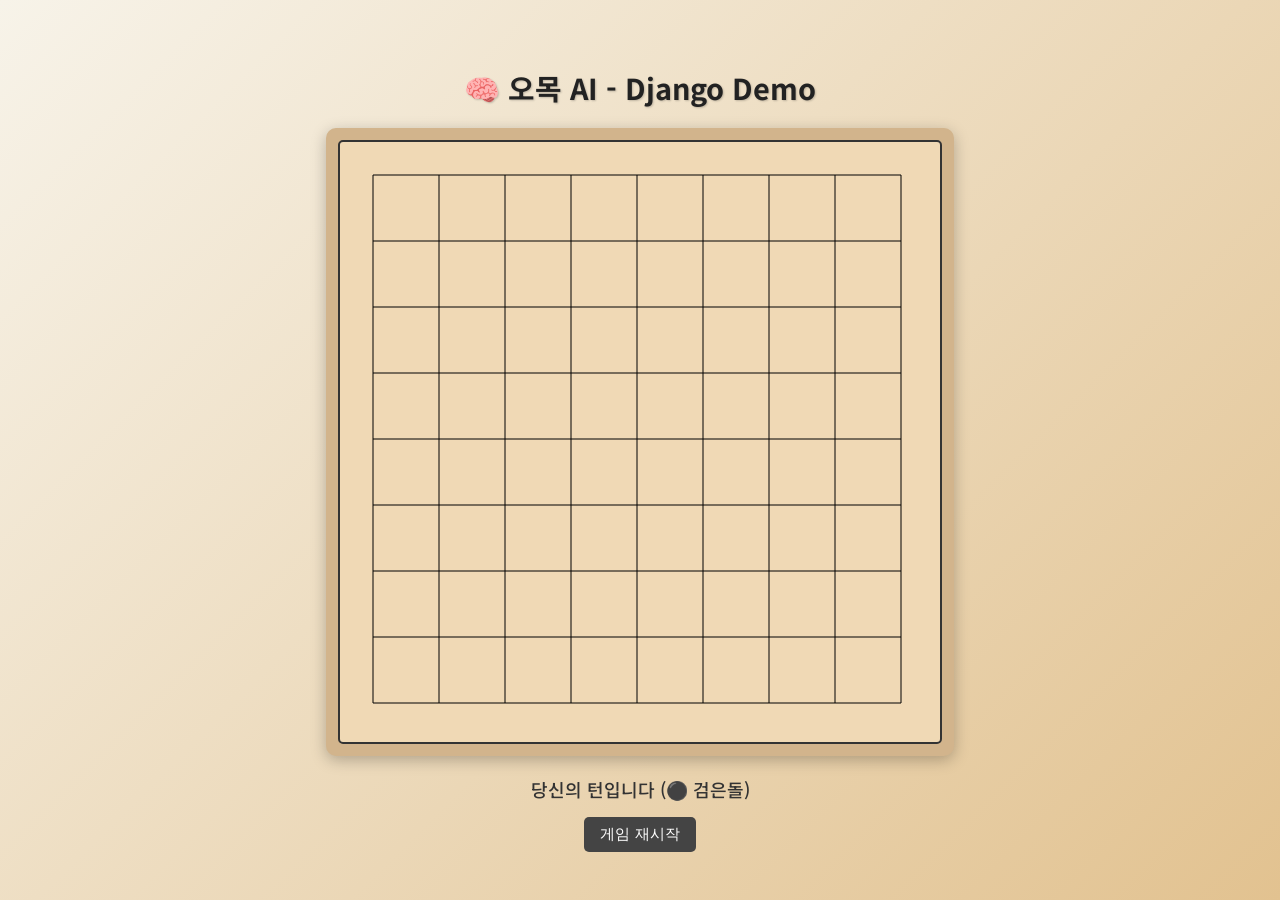
<file: index.html>
<!doctype html>
<html lang="ko">
<head>
    <meta charset="utf-8">
    <meta name="viewport" content="width=device-width,initial-scale=1">
    <title>Omok AI (Django)</title>
    <link rel="stylesheet" href="/static/css/style.css">
</head>
<body>
    <h1>🧠 오목 AI - Django Demo</h1>
    <div id="board-wrap">
        <canvas id="board" width="600" height="600"></canvas>
    </div>
    <div id="info">당신의 턴입니다 (⚫ 검은돌)</div>
    <div id="buttons">
        <button id="reset-btn">게임 재시작</button>
    </div>
    <script src="/static/js/app.js"></script>
</body>
</html>
</file>
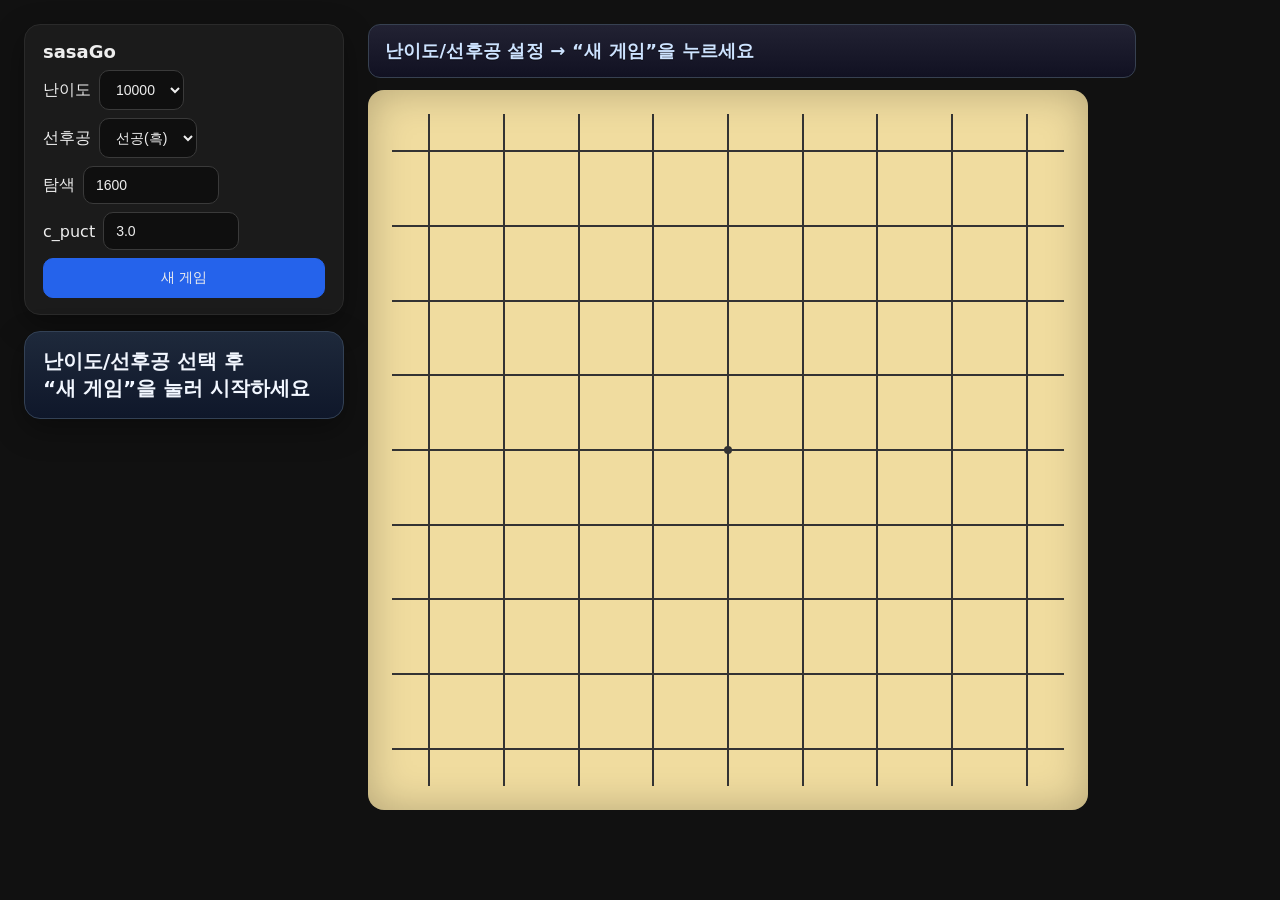
<file: static/index.html>
<!doctype html>
<html lang="ko">
<head>
<meta charset="utf-8" />
<meta name="viewport" content="width=device-width,initial-scale=1" />
<title>sasaGo</title>
<style>
  :root {
    --size: 720px;        /* 보드 한 변 */
    --pad: 24px;          /* 그리드 여백 */
    --grid: 9;            /* 9x9 */
    --bg: #f0dc9f;
    --line: #333;
    --black: #181818;
    --white: #f7f7f7;
    --last: #ff7800;
    --forbid: #b80000;
  }

  /* 페이지 레이아웃 */
  body {
    font-family: system-ui, "Apple SD Gothic Neo", "Noto Sans KR", sans-serif;
    background:#111; color:#eee; min-height:100vh; margin:0;
    display:flex; align-items:flex-start; justify-content:center;
  }
  .wrap {
    display: grid;
    grid-template-columns: 320px auto;  /* 좌: 사이드바, 우: 보드 */
    gap: 24px; align-items: start; padding: 24px; width: 100%; max-width: 1280px;
  }
  .sidebar .card, .stage .card {
    background:#1b1b1b; border:1px solid #2a2a2a; border-radius:16px;
    box-shadow:0 10px 30px rgba(0,0,0,.35);
    padding:16px 18px; margin-bottom:16px;
  }
  .sidebar h1 { font-size:18px; margin:0 0 8px 0; }
  .row { display:flex; gap:8px; align-items:center; margin-top:8px; flex-wrap: wrap; }
  input, select, button {
    background:#0f0f0f; color:#eee; border:1px solid #3a3a3a; border-radius:10px; padding:10px 12px; font-size:14px;
  }
  button.primary { background:#2563eb; border-color:#2563eb; }
  .stage { width: calc(var(--size) + var(--pad)*2); }

  /* 상단 굵은 상태 배너 */
  .status.status--hero {
    font-size: 18px; font-weight: 800; letter-spacing: 0.2px;
    padding: 14px 16px; margin: 0 0 12px 0; border-radius: 12px;
    background: linear-gradient(180deg, #223 0%, #112 100%);
    color: #cde3ff; border: 1px solid #374151; text-shadow: 0 1px 0 rgba(0,0,0,.5);
  }

  /* 사이드 히어로 안내 카드 */
  .card.hero { background: linear-gradient(180deg, #1e293b 0%, #0f172a 100%); border: 1px solid #334155; }
  .card.hero #heroMsg { font-size: 20px; font-weight: 900; line-height: 1.35; color: #f2f7ff; }

  /* 보드 */
  .board { width: var(--size); height: var(--size); background: var(--bg); border-radius: 16px; position: relative; box-shadow: inset 0 0 40px rgba(0,0,0,.25); }
  .grid {
    position:absolute; inset: var(--pad); display:grid;
    grid-template-columns: repeat(calc(var(--grid)), 1fr);
    grid-template-rows: repeat(calc(var(--grid)), 1fr);
    z-index: 1; /* 선이 1층 */
  }
  .cell { position:relative; }
  .cell::before, .cell::after { content:""; position:absolute; background: var(--line); }
  .cell::before { height:2px; left:0; right:0; top:50%; transform: translateY(-50%); } /* 가로선 */
  .cell::after  { width:2px; top:0; bottom:0; left:50%; transform: translateX(-50%); } /* 세로선 */

  /* 별점/돌/금수 (레이어 및 클릭 방지) */
  .star  { position:absolute; width:8px; height:8px; background:var(--line); border-radius:50%; transform:translate(-50%,-50%); z-index: 2; pointer-events: none; }
  .stone, .forbid { position:absolute; transform: translate(-50%,-50%); z-index: 3; pointer-events: none; }

  .stone { width:26px; height:26px; border-radius:50%; border:2px solid rgba(0,0,0,.6); }
  .stone.black { background: var(--black); }
  .stone.white { background: var(--white); }
  .last { outline: 3px solid var(--last); outline-offset: 2px; }

  .forbid { width:24px; height:24px; }
  .forbid::before, .forbid::after{
    content:""; position:absolute; left:4px; right:4px; top:11px; height:2px; background:var(--forbid);
  }
  .forbid::before { transform: rotate(45deg); }
  .forbid::after  { transform: rotate(-45deg); }

  /* 반응형 (좁은 화면에서 한 열로) */
  @media (max-width: 980px){
    .wrap { grid-template-columns: 1fr; }
    .stage { width: 100%; }
    .board { width: 100%; height: auto; aspect-ratio: 1 / 1; }
  }
</style>
</head>
<body>
<div class="wrap">
  <!-- 사이드바: 난이도/선후공/탐색 설정 -->
  <aside class="sidebar">
    <div class="card">
      <h1>sasaGo</h1>
      <div class="row">
        <label>난이도</label>
        <select id="hard">
          <option>2500</option><option>5000</option><option>7500</option><option selected>10000</option>
          <option>12500</option><option>15000</option><option>17500</option><option>20000</option>
        </select>
      </div>
      <div class="row">
        <label>선후공</label>
        <select id="order">
          <!-- 값: 0=사람 흑(선공), 1=AI 흑(후공) -->
          <option value="0" selected>선공(흑)</option>
          <option value="1">후공(백)</option>
        </select>
      </div>
      <div class="row">
        <label>탐색</label>
        <input id="nplayout" type="number" value="1600" min="100" step="100" style="width:110px" />
      </div>
      <div class="row">
        <label>c_puct</label>
        <input id="cpuct" type="number" value="3.0" step="0.5" style="width:110px" />
      </div>
      <div class="row">
        <button class="primary" id="btnNew" style="width:100%">새 게임</button>
      </div>
    </div>

    <!-- 강조된 안내 메시지 -->
    <div class="card hero">
      <div id="heroMsg">난이도/선후공 선택 후<br>“새 게임”을 눌러 시작하세요</div>
    </div>
  </aside>

  <!-- 보드 영역 -->
  <main class="stage">
    <div class="status status--hero" id="status"><b>난이도/선후공 설정 → “새 게임”을 누르세요</b></div>
    <div class="board" id="board">
      <div class="grid" id="grid"></div>
    </div>
  </main>
</div>

<script>
  const boardEl   = document.getElementById('board');
  const gridEl    = document.getElementById('grid');
  const statusEl  = document.getElementById('status');
  const hardEl    = document.getElementById('hard');
  const orderEl   = document.getElementById('order');
  const nplayoutEl= document.getElementById('nplayout');
  const cpuctEl   = document.getElementById('cpuct');

  let state = null;   // 서버 상태
  let gridN = 9;      // 보드 크기(NxN)

  /* ===== 좌표계: 실측 기반 ===== */
  function measureGrid() {
    const boardRect = boardEl.getBoundingClientRect();
    const gridRect  = gridEl.getBoundingClientRect();

    // float step
    const stepXf = gridRect.width  / (gridN);
    const stepYf = gridRect.height / (gridN);

    // 정수 step으로 스냅 (화면 DPR/안티앨리어싱에 흔들리지 않도록)
    const stepX = Math.round(stepXf);
    const stepY = Math.round(stepYf);

    // 정수 step로 채웠을 때의 총 폭/높이
    const totalW = stepX * (gridN);
    const totalH = stepY * (gridN);

    // 그리드 상자 안에서 정수 격자를 "가운데 정렬" (여백 보정)
    const innerOffsetX = (gridRect.width  - totalW) / 2;
    const innerOffsetY = (gridRect.height - totalH) / 2;

    // 보드 좌상단 기준의 정수화된 원점(origin) = 첫 교차점 위치
    const x0 = (gridRect.left - boardRect.left) + innerOffsetX;
    const y0 = (gridRect.top  - boardRect.top)  + innerOffsetY;

    return { x0, y0, stepX, stepY };
  }

  function gridToPx(h, w) {
    const { x0, y0, stepX, stepY } = measureGrid();
    // 첫 교차점은 모서리에서 "반 칸" 안쪽(셀 중앙) 위치
    const originX = x0 + stepX / 2;
    const originY = y0 + stepY / 2;
    const x = originX + w * stepX;
    const y = originY + h * stepY;
    return { x: Math.round(x), y: Math.round(y) };
  }


  /* ===== 보드 렌더 ===== */
  function renderBoard(){
    // 그리드 셀 그리기
    gridEl.innerHTML = "";
    gridEl.style.setProperty('--grid', gridN);
    for(let i=0;i<gridN*gridN;i++){
      const cell = document.createElement('div');
      cell.className = 'cell';
      gridEl.appendChild(cell);
    }
    // 별점(9x9: 중앙 1, 15x15: 9개)
    drawStars();
  }

  function drawStars(){
    // 먼저 기존 별점 제거
    document.querySelectorAll('.star').forEach(n => n.remove());
    const stars = [];
    if(gridN === 9){
      stars.push([4,4]);
    } else if (gridN === 15){
      [[3,3],[3,7],[3,11],[7,3],[7,7],[7,11],[11,3],[11,7],[11,11]].forEach(p=>stars.push(p));
    }
    stars.forEach(([h,w])=>{
      const {x,y} = gridToPx(h,w);
      const pt = document.createElement('div');
      pt.className = 'star';
      pt.style.left = x+'px';
      pt.style.top  = y+'px';
      boardEl.appendChild(pt);
    });
  }

  function clearStones(){
    document.querySelectorAll('.stone, .forbid').forEach(n => n.remove());
  }

  function drawState(){
    if(!state) return;
    clearStones();

    // 돌
    Object.entries(state.stones).forEach(([move, player])=>{
      move = parseInt(move,10);
      const h = Math.floor(move / state.width);
      const w = move % state.width;
      const {x,y} = gridToPx(h,w);

      // 사람=1, AI=2  /  order=0: 사람흑, order=1: AI흑
      const humanIsBlack = (state.order === 0);
      const isHumanStone = (player === 1);
      const isBlack = humanIsBlack ? isHumanStone : !isHumanStone;

      const s = document.createElement('div');
      s.className = 'stone ' + (isBlack ? 'black' : 'white');
      s.style.left = x+'px';
      s.style.top  = y+'px';
      if (state.last_loc && state.last_loc[0] === h && state.last_loc[1] === w) {
        s.classList.add('last');
      }
      boardEl.appendChild(s);
    });

    // 금수(X) – 현재 차례가 흑일 때만 표시
    if(state.you_black && state.forbidden){
      state.forbidden.forEach(([h,w])=>{
        const {x,y} = gridToPx(h,w);
        const f = document.createElement('div');
        f.className = 'forbid';
        f.style.left = x+'px';
        f.style.top  = y+'px';
        boardEl.appendChild(f);
      });
    }

    // 상단 상태 문구
    const turnText = (state.current_player===1) ? '<b>당신의 차례</b> — 격자 교차점을 클릭하세요' : '<b>AI가 수를 두는 중…</b>';
    const colorText = (state.you_black?'(흑)':'(백)');
    statusEl.innerHTML = `${turnText} ${colorText}`;
  }

  /* ===== 서버 API ===== */
  async function apiNew(){
    const res = await fetch('/api/new', {
      method:'POST', headers:{'Content-Type':'application/json'},
      body: JSON.stringify({
        hard: parseInt(hardEl.value,10),
        order: parseInt(orderEl.value,10),
        n_playout: parseInt(nplayoutEl.value,10),
        c_puct: parseFloat(cpuctEl.value)
      })
    });
    const data = await res.json();
    state = data.state;
    gridN = state.width;
    document.documentElement.style.setProperty('--grid', gridN);

    renderBoard();
    drawState();

    // 히어로 안내 업데이트
    const hero = document.getElementById('heroMsg');
    if (hero) hero.innerHTML = '게임이 시작되었습니다!<br>즐겜하세요 🎉';

    // AI 선공이면 바로 AI 수
    if(state.current_player===2){
      statusEl.innerHTML = 'AI가 선공(흑)입니다. <b>AI가 수를 두는 중…</b>';
      await aiMove();
    }
  }

  async function humanMove(h,w){
    const res = await fetch('/api/human', {
      method:'POST', headers:{'Content-Type':'application/json'},
      body: JSON.stringify({h,w})
    });
    const data = await res.json();
    if(data.error){
      statusEl.innerHTML = `⛔ <b>${data.error}</b> — 다른 위치를 선택하세요`;
      return;
    }
    state = data.state;
    drawState();
    if(data.end){
      statusEl.innerHTML = (data.winner==='Tie')? '<b>무승부!</b> 좌측에서 “새 게임”으로 다시 시작' : `<b>종료! 승자: ${data.winner}</b>`;
      return;
    }
    await aiMove();
  }

  async function aiMove(){
    const res = await fetch('/api/ai', {method:'POST'});
    const data = await res.json();
    state = data.state;
    drawState();
    if(data.end){
      statusEl.innerHTML = (data.winner==='Tie')? '<b>무승부!</b> 좌측에서 “새 게임”으로 다시 시작' : `<b>종료! 승자: ${data.winner}</b>`;
    }
  }

  /* ===== 입력(클릭) 처리: 실측 스냅 + 히트박스 ===== */
  boardEl.addEventListener('click', (e) => {
    if (!state || state.current_player !== 1) return; // 사람 차례 아니면 무시

    const boardRect = boardEl.getBoundingClientRect();
    const { x0, y0, stepX, stepY } = measureGrid();

    // 보드 내부 좌표
    const x = e.clientX - boardRect.left;
    const y = e.clientY - boardRect.top;

    // 반 칸 기준의 원점
    const originX = x0 + stepX / 2;
    const originY = y0 + stepY / 2;

    // 그리드 영역 밖 클릭 무시 (여유 0.5칸)
    if (x < originX - stepX*0.5 || y < originY - stepY*0.5) return;
    if (x > originX + stepX*(gridN-1) + stepX*0.5) return;
    if (y > originY + stepY*(gridN-1) + stepY*0.5) return;

    // 스냅 지점
    const w = Math.round((x - originX) / stepX);
    const h = Math.round((y - originY) / stepY);
    if (h < 0 || h >= gridN || w < 0 || w >= gridN) return; 

    // 히트박스(허용 반경)
    const cx = originX + w * stepX;
    const cy = originY + h * stepY;
    const dx = x - cx, dy = y - cy;
    const tol = Math.max(stepX, stepY) * 0.45;  // 0.4~0.5 권장
    if ((dx*dx + dy*dy) > tol*tol) return;

    humanMove(h, w);
  });

  // 리사이즈 시 별/돌 위치 재계산(레이아웃 변화 대응)
  window.addEventListener('resize', () => {
    drawStars();
    drawState();
  });

  // 초기 안내
  document.getElementById('btnNew').addEventListener('click', apiNew);
  renderBoard();
  statusEl.innerHTML = '<b>난이도/선후공 설정 → “새 게임”을 누르세요</b>';
</script>
</body>
</html>
</file>
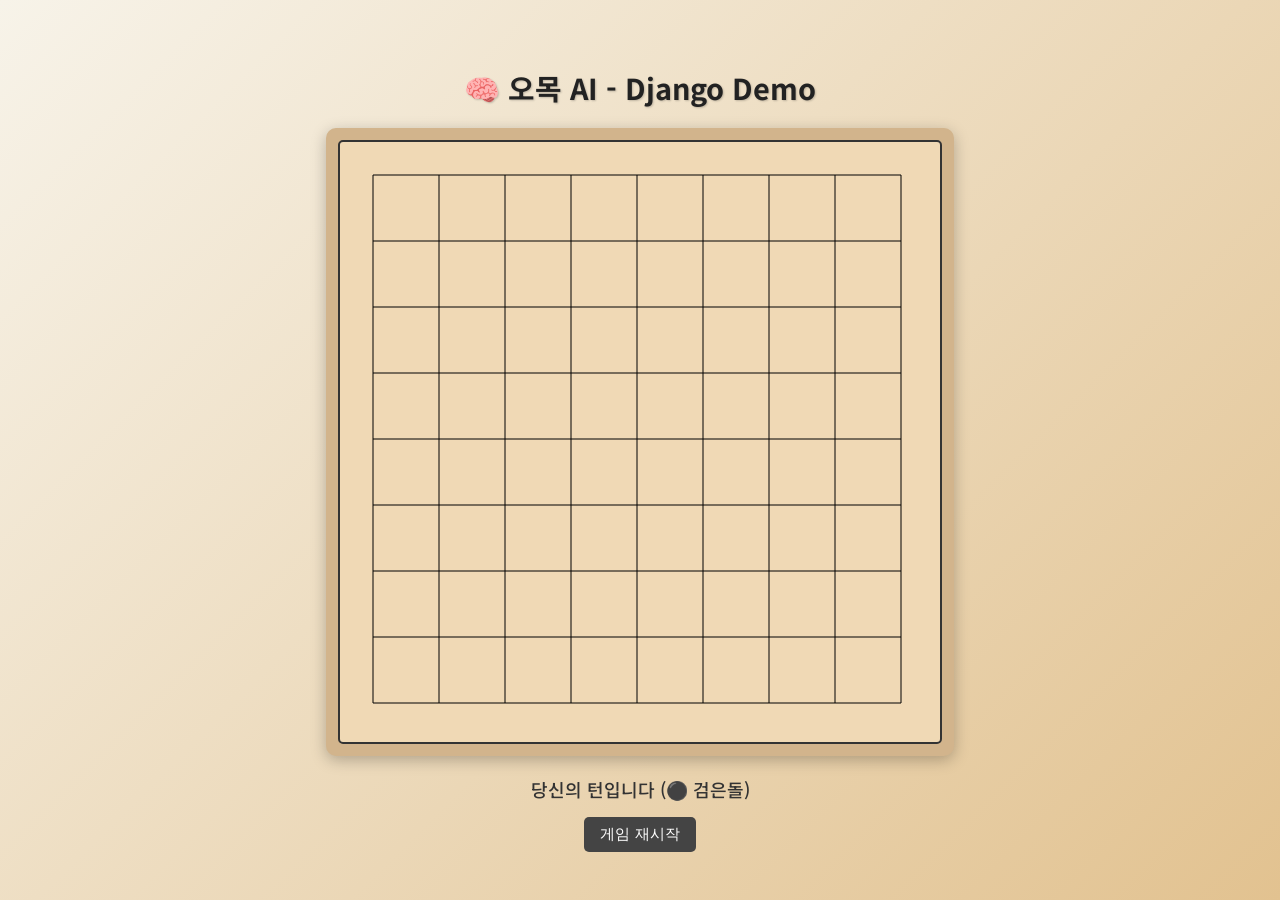
<file: templates/index.html>
<!doctype html>
<html lang="ko">
<head>
    <meta charset="utf-8">
    <meta name="viewport" content="width=device-width,initial-scale=1">
    <title>Omok AI (Django)</title>
    <link rel="stylesheet" href="/static/css/style.css">
</head>
<body>
    <h1>🧠 오목 AI - Django Demo</h1>
    <div id="board-wrap">
        <canvas id="board" width="600" height="600"></canvas>
    </div>
    <div id="info">당신의 턴입니다 (⚫ 검은돌)</div>
    <div id="buttons">
        <button id="reset-btn">게임 재시작</button>
    </div>
    <script src="/static/js/app.js"></script>
</body>
</html>
</file>
<file: static/css/style.css>
@import url('https://fonts.googleapis.com/css2?family=Noto+Sans+KR:wght@400;700&display=swap');

body {
    display: flex;
    flex-direction: column;
    align-items: center;
    justify-content: center;
    height: 100vh;
    margin: 0;
    background: linear-gradient(135deg, #f7f3e9, #e2c290);
    font-family: 'Noto Sans KR', sans-serif;
    color: #333;
}

h1 {
    margin-bottom: 20px;
    font-size: 1.8em;
    color: #222;
    text-shadow: 1px 1px 2px rgba(0,0,0,0.2);
}

#board-wrap {
    display: flex;
    justify-content: center;
    align-items: center;
    background-color: #d2b48c;
    padding: 12px;
    border-radius: 10px;
    box-shadow: 0 4px 15px rgba(0,0,0,0.25);
}

canvas {
    background-color: #f0d9b5;
    border: 2px solid #333;
    cursor: pointer;
    border-radius: 5px;
    transition: transform 0.1s ease-in-out;
}

canvas:hover {
    transform: scale(1.01);
}

#info {
    margin-top: 20px;
    font-size: 18px;
    font-weight: 500;
    color: #333;
}

#buttons {
    margin-top: 15px;
}

button {
    background-color: #444;
    color: white;
    border: none;
    padding: 8px 16px;
    border-radius: 5px;
    cursor: pointer;
    font-size: 15px;
    transition: background 0.2s ease;
}

button:hover {
    background-color: #222;
}
</file>
